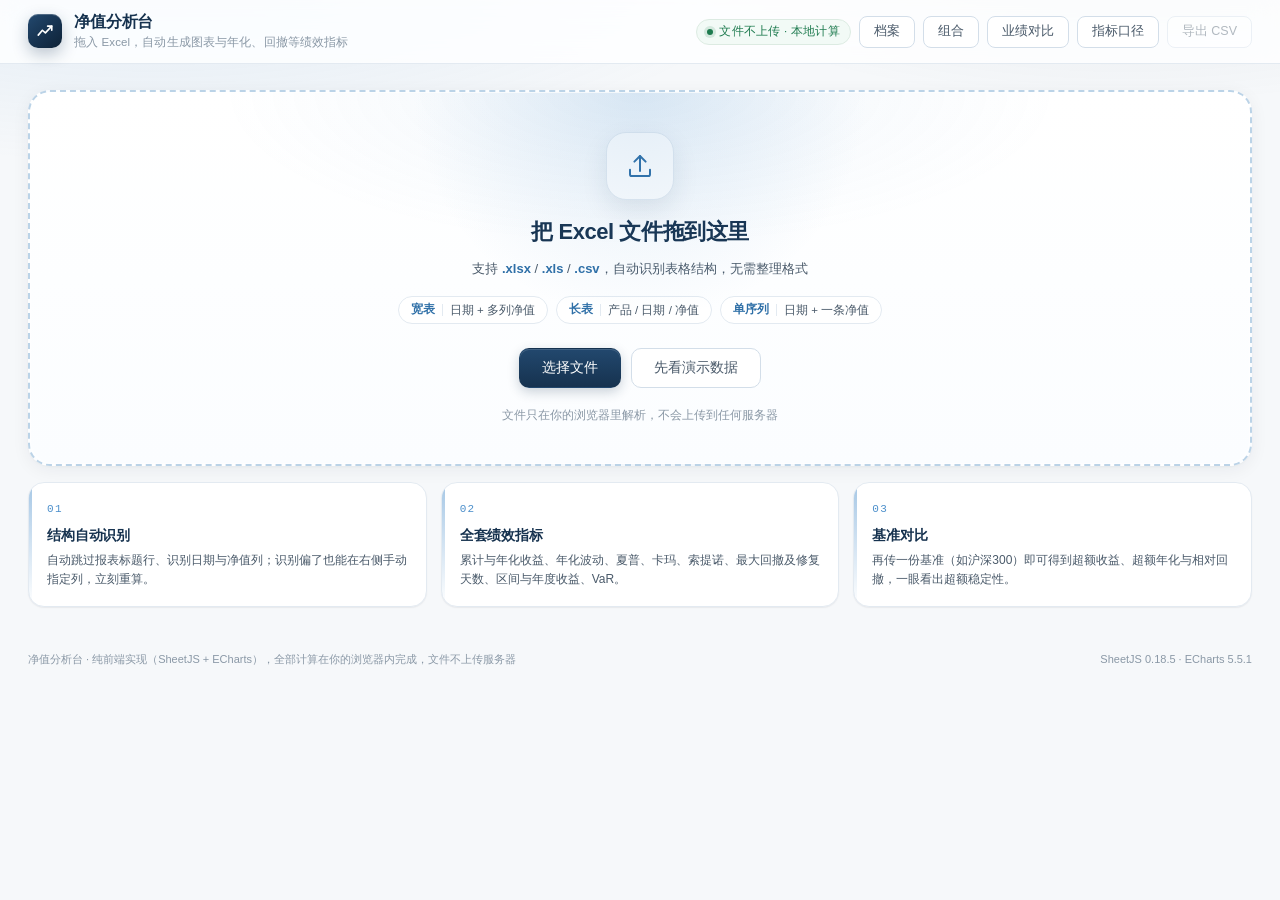
<file: index.html>
<!DOCTYPE html>
<html lang="zh-CN">
<head>
<meta charset="UTF-8">
<meta name="viewport" content="width=device-width, initial-scale=1, viewport-fit=cover">
<title>净值分析台 · Excel 一键绩效分析</title>
<meta name="description" content="拖入 Excel 即可生成净值走势图与年化、波动、最大回撤、夏普等绩效指标，支持基准对比与多产品业绩对比。全部解析与计算在浏览器内完成，文件不会上传。">
<meta name="theme-color" content="#16324F">
<meta name="apple-mobile-web-app-capable" content="yes">
<meta name="apple-mobile-web-app-status-bar-style" content="default">
<meta name="apple-mobile-web-app-title" content="净值分析台">
<meta name="format-detection" content="telephone=no">
<link rel="manifest" href="manifest.webmanifest">
<link rel="icon" href="assets/icon.svg" type="image/svg+xml">
<link rel="apple-touch-icon" href="icons/apple-touch-icon.png">
<link rel="stylesheet" href="assets/style.css?v=20261102w">
</head>
<body>

<header class="topbar">
  <div class="brand">
    <div class="brand-mark" aria-hidden="true">
      <svg viewBox="0 0 24 24" width="18" height="18" fill="none" stroke="currentColor" stroke-width="2.2" stroke-linecap="round" stroke-linejoin="round">
        <path d="M3 17.5 8.5 11l4 3.5L21 5.5"></path><path d="M21 11V5.5h-5.5"></path>
      </svg>
    </div>
    <div class="brand-text">
      <h1>净值分析台</h1>
      <p>拖入 Excel，自动生成图表与年化、回撤等绩效指标</p>
    </div>
  </div>
  <div class="topbar-actions">
    <span class="privacy-chip" title="所有解析与计算均在浏览器内完成，文件不会上传到任何服务器">
      <span class="dot"></span>文件不上传 · 本地计算
    </span>
    <button class="btn ghost install-btn" id="btnInstall" type="button" hidden>安装到桌面</button>
    <button class="btn ghost" id="btnArchive" type="button">
      档案<span class="count-badge" id="archCount" hidden>0</span>
    </button>
    <button class="btn ghost" id="btnCombo" type="button">组合</button>
    <button class="btn ghost" id="btnCompare" type="button">业绩对比</button>
    <button class="btn ghost" id="btnGlossary" type="button">指标口径</button>
    <button class="btn ghost" id="btnExportCsv" type="button" disabled>导出 CSV</button>
    <button class="btn primary" id="btnChangeFile" type="button" hidden>更换文件</button>
  </div>
</header>

<main class="page">

  <!-- ============ 空状态 ============ -->
  <section id="emptyState" class="empty-wrap">
    <div class="dropzone" id="dropzone" tabindex="0" role="button" aria-label="选择或拖入 Excel 文件">
      <div class="dz-glow" aria-hidden="true"></div>
      <div class="dz-icon" aria-hidden="true">
        <svg viewBox="0 0 24 24" width="30" height="30" fill="none" stroke="currentColor" stroke-width="1.6" stroke-linecap="round" stroke-linejoin="round">
          <path d="M12 16V4"></path><path d="m7.5 8.5 4.5-4.5 4.5 4.5"></path>
          <path d="M4 15v3.5A1.5 1.5 0 0 0 5.5 20h13a1.5 1.5 0 0 0 1.5-1.5V15"></path>
        </svg>
      </div>
      <h2>把 Excel 文件拖到这里</h2>
      <p class="dz-sub">支持 <b>.xlsx</b> / <b>.xls</b> / <b>.csv</b>，自动识别表格结构，无需整理格式</p>
      <div class="dz-formats">
        <span class="fmt-pill"><i>宽表</i>日期 + 多列净值</span>
        <span class="fmt-pill"><i>长表</i>产品 / 日期 / 净值</span>
        <span class="fmt-pill"><i>单序列</i>日期 + 一条净值</span>
      </div>
      <div class="dz-actions">
        <button class="btn primary lg" id="btnPick" type="button">选择文件</button>
        <button class="btn ghost lg" id="btnDemo" type="button">先看演示数据</button>
      </div>
      <p class="dz-foot">文件只在你的浏览器里解析，不会上传到任何服务器</p>
      <input type="file" id="fileInput" accept=".xlsx,.xls,.csv" hidden>
    </div>

    <div class="preview-grid">
      <article class="preview-card">
        <div class="pv-num">01</div>
        <h4>结构自动识别</h4>
        <p>自动跳过报表标题行、识别日期与净值列；识别偏了也能在右侧手动指定列，立刻重算。</p>
      </article>
      <article class="preview-card">
        <div class="pv-num">02</div>
        <h4>全套绩效指标</h4>
        <p>累计与年化收益、年化波动、夏普、卡玛、索提诺、最大回撤及修复天数、区间与年度收益、VaR。</p>
      </article>
      <article class="preview-card">
        <div class="pv-num">03</div>
        <h4>基准对比</h4>
        <p>再传一份基准（如沪深300）即可得到超额收益、超额年化与相对回撤，一眼看出超额稳定性。</p>
      </article>
    </div>
  </section>

  <!-- ============ 结果状态 ============ -->
  <section id="resultState" hidden>

    <div class="filebar">
      <div class="filebar-main">
        <div class="file-ico" aria-hidden="true">X</div>
        <div class="file-meta">
          <strong id="fbName">—</strong>
          <span id="fbInfo">—</span>
        </div>
      </div>
      <div class="filebar-tags" id="fbTags"></div>
    </div>

    <!-- ============ 数据预览与纠错 ============ -->
    <section class="card preview-card2" id="previewCard" hidden>
      <div class="card-head">
        <h3>数据预览与纠错</h3>
        <span class="card-hint">原始表格前 20 行 · 列头可改用途，改完立即重算</span>
        <button class="btn ghost sm" id="btnPreviewToggle" type="button" aria-expanded="false">展开</button>
      </div>
      <div id="previewBody" hidden>
        <div class="preview-scroll">
          <table class="pv-table" id="previewTable"></table>
        </div>
        <p class="side-note" id="previewNote"></p>
      </div>
    </section>

    <div class="layout">
      <div class="main-col">

        <div class="kpi-grid" id="kpiGrid"></div>

        <div class="card period-card">
          <div class="card-head tight">
            <h3>区间收益</h3>
            <span class="card-hint">以最新净值为锚，取 ≤ 目标日的最后一个净值</span>
          </div>
          <div class="period-grid" id="periodGrid"></div>
        </div>

        <div class="card">
          <div class="card-head">
            <h3>净值走势</h3>
            <div class="card-tools">
              <span class="legend-note" id="navNote">起点归一为 1</span>
              <button class="icon-btn" type="button" data-png="chartNav" title="导出 PNG">PNG</button>
            </div>
          </div>
          <div class="chart" id="chartNav"></div>
        </div>

        <div class="card">
          <div class="card-head">
            <h3>回撤曲线</h3>
            <div class="card-tools">
              <span class="legend-note" id="ddNote">相对历史最高净值的跌幅</span>
              <button class="icon-btn" type="button" data-png="chartDD" title="导出 PNG">PNG</button>
            </div>
          </div>
          <div class="chart chart-sm" id="chartDD"></div>
        </div>

        <div class="card dd-top-card" id="ddTopCard" hidden>
          <div class="card-head">
            <h3>回撤明细</h3>
            <span class="card-hint">全区间前 5 段 · 点一行聚焦到该区间</span>
          </div>
          <div class="dd-table-wrap">
            <table class="dd-table">
              <thead>
                <tr>
                  <th>#</th>
                  <th>区间（峰 → 谷）</th>
                  <th class="num">深度</th>
                  <th class="num">下跌</th>
                  <th>修复</th>
                  <th class="num">同期基准</th>
                </tr>
              </thead>
              <tbody id="ddTbody"></tbody>
            </table>
          </div>
        </div>

        <div class="duo">
          <div class="card">
            <div class="card-head">
              <h3>年度收益</h3>
              <div class="card-tools"><button class="icon-btn" type="button" data-png="chartAnnual" title="导出 PNG">PNG</button></div>
            </div>
            <div class="chart chart-sm" id="chartAnnual"></div>
          </div>
          <div class="card">
            <div class="card-head">
              <h3>月度收益热力图</h3>
              <div class="card-tools"><button class="icon-btn" type="button" data-png="chartHeat" title="导出 PNG">PNG</button></div>
            </div>
            <div class="chart chart-sm" id="chartHeat"></div>
          </div>
        </div>

        <div class="card">
          <div class="card-head">
            <h3>指标明细</h3>
            <span class="card-hint">无风险利率 <b id="rfEcho">2.00%</b> · 年化按 365 日历天</span>
          </div>
          <div class="detail-wrap">
            <table class="detail-table" id="detailTable"></table>
          </div>
        </div>

      </div>

      <aside class="side-col">

        <div class="card side-card" id="mappingCard">
          <div class="card-head tight"><h3>数据映射</h3></div>
          <div class="field">
            <label for="selSheet">工作表</label>
            <select id="selSheet"></select>
          </div>
          <div class="field">
            <label for="selProduct">分析对象</label>
            <select id="selProduct"></select>
          </div>
          <div class="field">
            <label for="selDateCol">日期列</label>
            <select id="selDateCol"></select>
          </div>
          <div class="field">
            <label for="selNavCol">净值列</label>
            <select id="selNavCol"></select>
          </div>
          <div class="field" id="selProdColWrap" hidden>
            <label for="selProdCol">产品列</label>
            <select id="selProdCol"></select>
          </div>
          <p class="side-note" id="mappingNote">自动识别结果如上，识别有误可手动更改。</p>
        </div>

        <div class="card side-card">
          <div class="card-head tight"><h3>分析参数</h3></div>
          <div class="field">
            <label for="rngFrom">起始日期</label>
            <input type="date" id="rngFrom">
          </div>
          <div class="field">
            <label for="rngTo">结束日期</label>
            <input type="date" id="rngTo">
          </div>
          <div class="field">
            <label for="inpRf">无风险利率 <b id="rfVal">2.0%</b></label>
            <input type="range" id="inpRf" min="0" max="10" step="0.1" value="2">
          </div>
          <button class="btn ghost full" id="btnResetRange" type="button">重置区间</button>
        </div>

        <div class="card side-card">
          <div class="card-head tight"><h3>基准对比</h3></div>
          <div class="bench-pick">
            <select id="benchIndex" aria-label="选择内置指数">
              <option value="">选择内置指数…</option>
            </select>
            <div class="seg seg-sm" id="benchMode" hidden>
              <button type="button" class="seg-btn is-on" data-tr="0">价格</button>
              <button type="button" class="seg-btn" data-tr="1">全收益</button>
            </div>
            <p class="bench-meta" id="benchMeta">沪深300 / 中证2000 / 国证2000 等</p>
          </div>
          <div class="bench-drop" id="benchDrop" tabindex="0" role="button">
            <span class="bench-plus" aria-hidden="true">+</span>
            <span id="benchText">上传自有基准（Excel / CSV）</span>
            <input type="file" id="benchInput" accept=".xlsx,.xls,.csv" hidden>
          </div>
          <div class="bench-result" id="benchResult" hidden></div>
          <button class="btn ghost full" id="btnClearBench" type="button" hidden>移除基准</button>
          <p class="side-note">按最近交易日对齐后重算，超额年化为复利差值口径；比含分红的指数请切「全收益」。</p>
        </div>

        <div class="card side-card" id="styleCard" hidden>
          <div class="card-head tight">
            <h3>风格暴露（周频）</h3>
            <button class="btn ghost sm" id="btnStyleRun" type="button">计算</button>
          </div>
          <div class="beta-grid" id="styleBetas" hidden></div>
          <div class="style-meta" id="styleMeta" hidden></div>
          <p class="side-note" id="styleNote">用沪深300、中证1000、中证2000 三因子做周频回归，判断收益是否主要来自小微盘风格。</p>
        </div>

        <div class="card side-card">
          <div class="card-head tight">
            <h3>本地存档</h3>
            <span class="chip" id="archMode">检测中</span>
          </div>
          <p class="arch-hint" id="archHint">正在检测本地档案服务…</p>
          <div class="arch-last" id="archLast" hidden>
            <span class="arch-dot" aria-hidden="true"></span>
            <span id="archLastText">—</span>
          </div>
          <div class="side-btns">
            <button class="btn ghost full" id="btnArchList" type="button">查看档案</button>
            <button class="btn ghost full" id="btnArchZip" type="button">打包导出全部</button>
          </div>
          <p class="side-note arch-path" id="archPath" hidden></p>
        </div>

        <div class="card side-card">
          <div class="card-head tight"><h3>导出</h3></div>
          <div class="side-btns">
            <button class="btn ghost full" id="btnExportCsv2" type="button">导出指标 CSV</button>
            <button class="btn ghost full" id="btnCopySummary" type="button">复制文字摘要</button>
            <button class="btn ghost full" id="btnExportSeries" type="button">导出净值序列 CSV</button>
          </div>
        </div>

      </aside>
    </div>
  </section>

  <!-- ============ 最近上传 ============ -->
  <section id="recentState" class="card recent-card" hidden>
    <div class="card-head">
      <h3>最近上传</h3>
      <span class="card-hint" id="recentHint">点一行即可载入分析</span>
    </div>
    <div class="recent-list" id="recentList"></div>
    <div class="recent-foot">
      <button class="btn ghost sm" id="btnRecentRefresh" type="button">刷新</button>
      <button class="btn ghost sm" id="btnRecentAll" type="button">查看全部档案</button>
    </div>
  </section>
</main>

<!-- ============ 业绩对比视图 ============ -->
<section id="compareState" class="cmp-page" hidden>
  <div class="cmp-layout">

    <aside class="card cmp-side">
      <div class="card-head tight">
        <h3>对比对象</h3>
        <span class="chip" id="cmpCount">0 / 6</span>
      </div>
      <div class="cmp-search">
        <input type="search" id="cmpSearch" placeholder="搜索档案名 / 产品名">
      </div>
      <div class="cmp-list" id="cmpList"></div>

      <div class="cmp-pf-box">
        <div class="cmp-pf-head">
          <span>组合净值</span>
          <button class="btn ghost xs" id="cmpPfToggle" type="button" aria-expanded="false">展开</button>
        </div>
        <div class="cmp-pf-body" id="cmpPfBody" hidden>
          <p class="side-note" id="cmpPfHint">从已选产品里挑 2 只以上，权重自动归一；期初权重、不做再平衡。</p>
          <div class="cmp-pf-list" id="cmpPfList"></div>
          <div class="cmp-pf-foot">
            <span class="cmp-pf-sum" id="cmpPfSum">合计 0%</span>
            <button class="btn primary sm" id="cmpPfBuild" type="button">生成组合</button>
          </div>
          <div class="cmp-pf-cur" id="cmpPfCur" hidden></div>
        </div>
      </div>

      <div class="cmp-index-box">
        <div class="cmp-index-head">
          <span>内置指数</span>
          <button class="btn ghost xs" id="cmpIndexToggle" type="button" aria-expanded="false">展开</button>
        </div>
        <div class="cmp-index-list" id="cmpIndexList" hidden></div>
      </div>

      <p class="side-note">勾选 2~6 个对象；同一份档案里的多只产品可分别勾选。指数用虚线，组合线加粗。</p>
    </aside>

    <div class="cmp-main">
      <div class="card cmp-bar">
        <div class="cmp-bar-info">
          <strong id="cmpSummary">尚未选择</strong>
          <span id="cmpSub">从左侧勾选档案开始</span>
        </div>
        <div class="cmp-bar-tools">
          <div class="seg" id="cmpAlign">
            <button type="button" class="seg-btn is-on" data-align="common">共同区间归一</button>
            <button type="button" class="seg-btn" data-align="own">各自起点</button>
          </div>
          <label class="cmp-inline" for="cmpBase">超额基线
            <select id="cmpBase">
              <option value="first">第一只产品</option>
              <option value="bench">已有基准</option>
            </select>
          </label>
          <label class="cmp-inline" for="cmpRf">无风险利率
            <span class="cmp-rf">
              <input type="number" id="cmpRf" min="0" max="20" step="0.1" value="2" aria-label="无风险利率">
              <i>%</i>
            </span>
          </label>
          <button class="btn ghost sm" id="cmpClear" type="button">清空</button>
        </div>
      </div>

      <div class="cmp-warn" id="cmpWarn" hidden></div>

      <div class="card cmp-empty" id="cmpEmpty">
        <div class="cmp-empty-inner">
          <h4 id="cmpEmptyTitle">从左侧勾选 2 只以上产品开始对比</h4>
          <p id="cmpEmptyText">对比数据来自「档案」里已存档的 Excel；每份档案可挑一只产品。</p>
          <div class="cmp-empty-acts">
            <button class="btn ghost sm" id="cmpGoAnalyze" type="button">先去分析并存档</button>
            <button class="btn ghost sm" id="cmpOpenArchive" type="button">打开档案列表</button>
          </div>
        </div>
      </div>

      <div id="cmpResult" hidden>
        <div class="card">
          <div class="card-head">
            <h3>净值走势对比</h3>
            <span class="card-hint" id="cmpNavNote">起点归一为 1</span>
          </div>
          <div class="chart chart-lg" id="cmpChartNav"></div>
        </div>

        <div class="card">
          <div class="card-head">
            <h3>指标横向对比</h3>
            <span class="card-hint">产品按年化收益排序；指数指标按共同区间计算，不参与最优标注</span>
          </div>
          <div class="cmp-table-wrap">
            <table class="cmp-table" id="cmpTable"></table>
          </div>
        </div>

        <div class="card">
          <div class="card-head">
            <h3>区间收益对比</h3>
            <span class="card-hint">各自最新净值为锚</span>
          </div>
          <div class="chart chart-sm" id="cmpChartPeriod"></div>
        </div>

        <div class="card">
          <div class="card-head">
            <h3>超额走势</h3>
            <span class="card-hint" id="cmpExcessNote">—</span>
          </div>
          <div class="chart chart-sm" id="cmpChartExcess"></div>
        </div>

        <div class="duo">
          <div class="card">
            <div class="card-head">
              <h3>相关性矩阵</h3>
              <span class="card-hint" id="cmpCorrNote">期收益 Pearson</span>
            </div>
            <div class="chart chart-sm" id="cmpChartCorr"></div>
            <div class="cmp-chart-empty" id="cmpCorrEmpty" hidden>
              各自起点模式下各产品日期不一致，无法计算相关性<br>切换到「共同区间归一」即可查看
            </div>
          </div>
          <div class="card">
            <div class="card-head">
              <h3>月度收益对比</h3>
              <span class="card-hint">红涨绿跌 · 近 18 个月</span>
            </div>
            <div class="chart chart-sm" id="cmpChartHeat"></div>
          </div>
        </div>
      </div>
    </div>
  </div>
</section>

<footer class="page-foot">
  <span>净值分析台 · 纯前端实现（SheetJS + ECharts），全部计算在你的浏览器内完成，文件不上传服务器</span>
  <span id="footStat"></span>
</footer>

<!-- 拖拽遮罩 -->
<div class="drag-overlay" id="dragOverlay" hidden>
  <div class="drag-overlay-inner">
    <div class="dz-icon"><svg viewBox="0 0 24 24" width="28" height="28" fill="none" stroke="currentColor" stroke-width="1.6" stroke-linecap="round" stroke-linejoin="round"><path d="M12 16V4"></path><path d="m7.5 8.5 4.5-4.5 4.5 4.5"></path><path d="M4 15v3.5A1.5 1.5 0 0 0 5.5 20h13a1.5 1.5 0 0 0 1.5-1.5V15"></path></svg></div>
    <p>松手即可解析</p>
  </div>
</div>

<!-- 解析进度 -->
<div class="busy" id="busy" hidden>
  <div class="busy-card">
    <div class="busy-bar"><i></i></div>
    <p id="busyText">正在识别表头…</p>
  </div>
</div>

<!-- 指标口径抽屉 -->
<div class="drawer-mask" id="glossary" hidden>
  <div class="drawer" role="dialog" aria-modal="true" aria-label="指标口径">
    <div class="drawer-head">
      <h3>指标口径</h3>
      <button class="icon-btn" id="btnCloseGlossary" type="button">关闭</button>
    </div>
    <div class="drawer-body" id="glossaryBody"></div>
  </div>
</div>

<!-- 档案抽屉 -->
<div class="drawer-mask" id="archive" hidden>
  <div class="drawer drawer-wide" role="dialog" aria-modal="true" aria-label="本地档案">
    <div class="drawer-head">
      <h3>本地档案 <span class="chip" id="archDrawerMode">—</span></h3>
      <button class="icon-btn" id="btnCloseArchive" type="button">关闭</button>
    </div>
    <div class="drawer-body">
      <div id="archListWrap">
        <div class="arch-tools">
          <button class="btn ghost sm" id="btnRefreshArch" type="button">刷新</button>
          <button class="btn ghost sm" id="btnOpenFolder" type="button" hidden>打开档案文件夹</button>
          <button class="btn ghost sm" id="btnMigrate" type="button" hidden>迁移暂存到本机</button>
          <span class="arch-count" id="archListCount"></span>
        </div>
        <p class="arch-sub" id="archSub">—</p>
        <div class="arch-list" id="archList"></div>
      </div>
      <div id="archSnapView" hidden>
        <button class="btn ghost sm" id="btnBackArch" type="button">← 返回档案列表</button>
        <pre class="arch-snap" id="archSnapText"></pre>
      </div>
    </div>
  </div>
</div>

<!-- 组合抽屉：把多只产品按初始资金比例合成一条净值 -->
<div class="drawer-mask" id="comboDrawer" hidden>
  <div class="drawer drawer-wide" role="dialog" aria-modal="true" aria-label="合成组合">
    <div class="drawer-head">
      <h3>合成组合 <span class="chip" id="comboModeChip">期初权重 · 不再平衡</span></h3>
      <button class="icon-btn" id="btnCloseCombo" type="button">关闭</button>
    </div>
    <div class="drawer-body">
      <p class="combo-sub">勾选 2 只以上产品，按<b>初始资金比例</b>合成一条净值；日期取成员共同区间，与业绩对比页的组合口径一致。</p>
      <div class="arch-tools">
        <button class="btn ghost sm" id="btnComboRefresh" type="button">刷新档案</button>
        <span class="arch-count" id="comboPickCount">—</span>
      </div>
      <div class="combo-cols">
        <div class="combo-col">
          <div class="combo-pick" id="comboPick"></div>
        </div>
        <div class="combo-col combo-col-weight">
          <div class="combo-weight-box">
            <div class="combo-weight-head">
              <h4>权重（%）</h4>
              <button class="btn ghost sm" id="btnComboEven" type="button">等权</button>
            </div>
            <div class="combo-weight-list" id="comboWeightList"></div>
            <p class="combo-sum" id="comboSum">合计 —</p>
          </div>
        </div>
      </div>
      <div class="combo-foot">
        <button class="btn ghost" id="btnComboToCmp" type="button">生成并到对比页</button>
        <button class="btn primary" id="btnComboBuild" type="button">生成并分析</button>
      </div>
    </div>
  </div>
</div>

<div class="toast" id="toast" hidden></div>

<script src="lib/xlsx.full.min.js"></script>
<script src="lib/echarts.min.js"></script>
<script src="assets/demo-data.js?v=20261102w"></script>
<script src="assets/parser.js?v=20261102w"></script>
<script src="assets/metrics.js?v=20261102w"></script>
<script src="assets/charts.js?v=20261102w"></script>
<script src="assets/archive.js?v=20261102w"></script>
<script src="assets/compare.js?v=20261102w"></script>
<script src="assets/bench.js?v=20261102w"></script>
<script src="assets/ui.js?v=20261102w"></script>
<script>
/* 离线缓存：仅在线（https）形态注册，本机 file:// 与 127.0.0.1 调试时不注册，避免改文件后被缓存挡住 */
(function () {
  var h = (location.hostname || '').toLowerCase();
  var isLocal = location.protocol === 'file:' || h === 'localhost' || h === '127.0.0.1'
    || h === '[::1]' || h === '' || /^192\.168\./.test(h) || /^10\./.test(h);
  if (isLocal || !('serviceWorker' in navigator) || !/^https?:$/.test(location.protocol)) return;
  window.addEventListener('load', function () {
    navigator.serviceWorker.register('sw.js').then(function (reg) {
      reg.update();
    }).catch(function () { /* 缓存不可用不影响主流程 */ });
  });
})();
</script>
</body>
</html>
</file>
<file: assets/style.css>
/* =========================================================
   净值分析台 · 设计系统
   专业金融终端风格：近白底 + 深墨蓝 · 细边框 · 等宽数字
   ========================================================= */

:root {
  /* 主色 */
  --primary: #16324F;
  --primary-2: #2E6FA7;
  --primary-3: #4C8FCB;
  --primary-soft: #EAF2FA;

  /* 背景与表面 */
  --bg: #F6F8FA;
  --surface: #FFFFFF;
  --surface-2: #EEF3F8;
  --line: #E3EAF1;
  --line-strong: #D3DEE9;

  /* 文字 */
  --ink: #12212F;
  --ink-2: #4A5A6A;
  --ink-3: #8A98A6;

  /* 功能色：涨红跌绿 */
  --up: #C0392B;
  --up-soft: #FBEBE9;
  --down: #1E7B4F;
  --down-soft: #E9F5EF;
  --warn: #D89A2A;

  /* 圆角 / 阴影 */
  --r-sm: 8px;
  --r-md: 12px;
  --r-lg: 16px;
  --r-xl: 22px;
  --sh-1: 0 1px 2px rgba(16, 33, 51, .04), 0 1px 1px rgba(16, 33, 51, .03);
  --sh-2: 0 4px 18px rgba(16, 33, 51, .06), 0 1px 3px rgba(16, 33, 51, .04);
  --sh-3: 0 18px 46px rgba(16, 33, 51, .13);

  --ease: cubic-bezier(.22, .61, .36, 1);
  --font: "PingFang SC", "Microsoft YaHei", "Helvetica Neue", Helvetica, Arial, sans-serif;
  --mono: "SF Mono", "JetBrains Mono", Consolas, "Courier New", monospace;
}

* { box-sizing: border-box; }

/* 关键：CSS 里给这些容器设了 display，必须让 hidden 属性优先 */
[hidden] { display: none !important; }

html, body { margin: 0; padding: 0; }

body {
  font-family: var(--font);
  font-size: 13px;
  line-height: 1.6;
  color: var(--ink);
  background: var(--bg);
  -webkit-font-smoothing: antialiased;
  min-height: 100vh;
}

body::before {
  content: "";
  position: fixed;
  inset: 0 0 auto 0;
  height: 460px;
  background:
    radial-gradient(900px 300px at 12% -10%, rgba(76, 143, 203, .13), transparent 70%),
    radial-gradient(700px 260px at 88% -18%, rgba(22, 50, 79, .10), transparent 72%);
  pointer-events: none;
  z-index: 0;
}

h1, h2, h3, h4 { margin: 0; font-weight: 600; letter-spacing: -.01em; }

button { font-family: inherit; cursor: pointer; }
input, select { font-family: inherit; }

.num { font-variant-numeric: tabular-nums; font-feature-settings: "tnum" 1; }

/* ================= 顶栏 ================= */
.topbar {
  position: sticky;
  top: 0;
  z-index: 40;
  display: flex;
  align-items: center;
  justify-content: space-between;
  gap: 16px;
  height: 64px;
  padding: 0 28px;
  background: rgba(255, 255, 255, .82);
  backdrop-filter: saturate(180%) blur(14px);
  -webkit-backdrop-filter: saturate(180%) blur(14px);
  border-bottom: 1px solid var(--line);
}

.brand { display: flex; align-items: center; gap: 12px; min-width: 0; }

.brand-mark {
  width: 34px; height: 34px;
  display: grid; place-items: center;
  border-radius: 10px;
  color: #fff;
  background: linear-gradient(140deg, #23496F 0%, #16324F 55%, #0E2237 100%);
  box-shadow: 0 6px 16px rgba(22, 50, 79, .28), inset 0 1px 0 rgba(255, 255, 255, .22);
  flex: none;
}

.brand-text h1 {
  font-size: 16px;
  line-height: 1.25;
  color: var(--primary);
}

.brand-text p {
  margin: 1px 0 0;
  font-size: 11.5px;
  color: var(--ink-3);
  letter-spacing: .01em;
  white-space: nowrap;
  overflow: hidden;
  text-overflow: ellipsis;
}

.topbar-actions { display: flex; align-items: center; gap: 8px; flex: none; }

.privacy-chip {
  display: inline-flex; align-items: center; gap: 6px;
  height: 26px; padding: 0 10px;
  border-radius: 999px;
  border: 1px solid #DCEBE2;
  background: #F2FAF6;
  color: #1E7B4F;
  font-size: 11.5px;
  letter-spacing: .02em;
}
.privacy-chip .dot {
  width: 6px; height: 6px; border-radius: 50%;
  background: #1E7B4F;
  box-shadow: 0 0 0 3px rgba(30, 123, 79, .14);
  animation: pulse 2.6s var(--ease) infinite;
}
@keyframes pulse {
  0%, 100% { box-shadow: 0 0 0 2px rgba(30, 123, 79, .10); }
  50% { box-shadow: 0 0 0 5px rgba(30, 123, 79, .04); }
}

/* ================= 按钮 ================= */
.btn {
  display: inline-flex; align-items: center; justify-content: center; gap: 6px;
  height: 32px; padding: 0 14px;
  border-radius: var(--r-sm);
  border: 1px solid transparent;
  font-size: 12.5px; font-weight: 500;
  transition: transform .12s var(--ease), background .16s, box-shadow .18s, border-color .16s, color .16s;
  white-space: nowrap;
  outline: none;
}
.btn:focus-visible { box-shadow: 0 0 0 2px #fff, 0 0 0 4px rgba(76, 143, 203, .55); }
.btn:active { transform: translateY(1px); }
.btn[disabled] { opacity: .42; cursor: not-allowed; }

.btn.primary {
  background: linear-gradient(180deg, #22486E, #16324F);
  color: #fff;
  box-shadow: 0 4px 12px rgba(22, 50, 79, .22), inset 0 1px 0 rgba(255, 255, 255, .14);
}
.btn.primary:hover:not([disabled]) { background: linear-gradient(180deg, #2A5680, #1A3A5B); box-shadow: 0 8px 20px rgba(22, 50, 79, .28); }

.btn.ghost {
  background: #fff;
  border-color: var(--line-strong);
  color: var(--ink-2);
}
.btn.ghost:hover:not([disabled]) { border-color: var(--primary-3); color: var(--primary); background: #FBFDFF; }

.btn.lg { height: 40px; padding: 0 22px; font-size: 13.5px; border-radius: 10px; }
.btn.full { width: 100%; }

.icon-btn {
  height: 24px; padding: 0 9px;
  border-radius: 6px;
  border: 1px solid var(--line);
  background: #fff;
  color: var(--ink-3);
  font-size: 11px;
  letter-spacing: .04em;
  transition: .16s;
}
.icon-btn:hover { color: var(--primary); border-color: var(--primary-3); background: #F7FBFF; }

/* ================= 页面容器 ================= */
.page {
  position: relative;
  z-index: 1;
  max-width: 1560px;
  margin: 0 auto;
  padding: 26px 28px 44px;
}

/* ================= 空状态 ================= */
.empty-wrap { animation: rise .5s var(--ease) both; }

@keyframes rise {
  from { opacity: 0; transform: translateY(10px); }
  to { opacity: 1; transform: none; }
}

.dropzone {
  position: relative;
  display: flex;
  flex-direction: column;
  align-items: center;
  justify-content: center;
  gap: 10px;
  min-height: 348px;
  padding: 40px 24px;
  border-radius: var(--r-xl);
  border: 2px dashed #BBD3E7;
  background:
    radial-gradient(600px 220px at 50% 0%, rgba(76, 143, 203, .08), transparent 70%),
    linear-gradient(180deg, #FFFFFF, #FBFDFF);
  box-shadow: var(--sh-2);
  transition: border-color .2s, background .2s, transform .2s var(--ease), box-shadow .3s;
  outline: none;
  overflow: hidden;
  cursor: pointer;
}

.dropzone::after {
  content: "";
  position: absolute; inset: 0;
  border-radius: inherit;
  box-shadow: inset 0 0 0 1px rgba(255, 255, 255, .7);
  pointer-events: none;
}

.dz-glow {
  position: absolute;
  width: 520px; height: 520px;
  top: -260px; left: 50%;
  transform: translateX(-50%);
  border-radius: 50%;
  background: radial-gradient(circle, rgba(76, 143, 203, .16), transparent 62%);
  animation: breathe 2.8s var(--ease) infinite;
  pointer-events: none;
}
@keyframes breathe {
  0%, 100% { opacity: .55; transform: translateX(-50%) scale(.94); }
  50% { opacity: 1; transform: translateX(-50%) scale(1.06); }
}

.dropzone:hover, .dropzone:focus-visible {
  border-color: var(--primary-3);
  background:
    radial-gradient(600px 220px at 50% 0%, rgba(76, 143, 203, .13), transparent 70%),
    linear-gradient(180deg, #FFFFFF, #F7FBFF);
  transform: translateY(-2px);
  box-shadow: 0 22px 48px rgba(22, 50, 79, .11);
}
.dropzone.dragging {
  border-style: solid;
  border-color: var(--primary-2);
  background: var(--primary-soft);
}
.dropzone.dragging .dz-icon { transform: translateY(-4px); }

.dz-icon {
  width: 68px; height: 68px;
  display: grid; place-items: center;
  border-radius: 20px;
  color: var(--primary-2);
  background: #fff;
  border: 1px solid var(--line);
  box-shadow: 0 10px 26px rgba(22, 50, 79, .10);
  transition: transform .25s var(--ease);
  margin-bottom: 4px;
}

.dropzone h2 { font-size: 22px; color: var(--primary); letter-spacing: -.02em; }
.dz-sub { margin: 0; color: var(--ink-2); font-size: 13px; }
.dz-sub b { color: var(--primary-2); font-weight: 600; }

.dz-formats { display: flex; gap: 8px; flex-wrap: wrap; justify-content: center; margin: 6px 0 4px; }
.fmt-pill {
  display: inline-flex; align-items: center; gap: 7px;
  height: 28px; padding: 0 12px;
  border-radius: 999px;
  background: #fff;
  border: 1px solid var(--line);
  color: var(--ink-2);
  font-size: 11.5px;
}
.fmt-pill i {
  font-style: normal;
  font-weight: 600;
  color: var(--primary-2);
  padding-right: 7px;
  border-right: 1px solid var(--line);
  line-height: 1;
}

.dz-actions { display: flex; gap: 10px; margin-top: 10px; }
.dz-foot { margin: 8px 0 0; font-size: 11.5px; color: var(--ink-3); }

.preview-grid {
  display: grid;
  grid-template-columns: repeat(3, minmax(0, 1fr));
  gap: 14px;
  margin-top: 16px;
}

.preview-card {
  position: relative;
  padding: 18px 18px 16px;
  border-radius: var(--r-lg);
  background: #fff;
  border: 1px solid var(--line);
  box-shadow: var(--sh-1);
  overflow: hidden;
  transition: transform .2s var(--ease), box-shadow .22s, border-color .2s;
}
.preview-card:hover { transform: translateY(-2px); box-shadow: var(--sh-2); border-color: #D8E6F2; }
.preview-card::before {
  content: ""; position: absolute; left: 0; top: 0; width: 3px; height: 100%;
  background: linear-gradient(180deg, var(--primary-3), transparent);
  opacity: .5;
}
.pv-num {
  font-family: var(--mono);
  font-size: 11px;
  color: var(--primary-3);
  letter-spacing: .12em;
  margin-bottom: 6px;
}
.preview-card h4 { font-size: 13.5px; color: var(--primary); margin-bottom: 4px; }
.preview-card p { margin: 0; font-size: 12px; color: var(--ink-2); line-height: 1.65; }

/* ================= 文件信息条 ================= */
.filebar {
  display: flex; align-items: center; justify-content: space-between; gap: 14px;
  padding: 12px 16px;
  margin-bottom: 14px;
  border-radius: var(--r-md);
  background: rgba(255, 255, 255, .86);
  border: 1px solid var(--line);
  box-shadow: var(--sh-1);
  animation: rise .4s var(--ease) both;
}
.filebar-main { display: flex; align-items: center; gap: 12px; min-width: 0; }
.file-ico {
  width: 34px; height: 34px; flex: none;
  display: grid; place-items: center;
  border-radius: 9px;
  background: var(--primary-soft);
  color: var(--primary-2);
  font-family: var(--mono); font-size: 13px; font-weight: 700;
  border: 1px solid #D9E7F3;
}
.file-meta { display: flex; flex-direction: column; min-width: 0; }
.file-meta strong {
  font-size: 13px; font-weight: 600; color: var(--ink);
  white-space: nowrap; overflow: hidden; text-overflow: ellipsis; max-width: 46vw;
}
.file-meta span { font-size: 11.5px; color: var(--ink-3); }
.filebar-tags { display: flex; gap: 6px; flex-wrap: wrap; justify-content: flex-end; }
.tag {
  display: inline-flex; align-items: center; gap: 5px;
  height: 22px; padding: 0 9px;
  border-radius: 6px;
  background: var(--surface-2);
  border: 1px solid var(--line);
  color: var(--ink-2);
  font-size: 11px;
}
.tag b { color: var(--primary); font-weight: 600; }
.tag.warn { background: #FDF6E7; border-color: #F1E0BC; color: #94650F; }

/* ================= 布局 ================= */
.layout {
  display: grid;
  grid-template-columns: minmax(0, 1fr) 312px;
  gap: 14px;
  align-items: start;
}
.main-col { display: flex; flex-direction: column; gap: 14px; min-width: 0; }
.side-col {
  display: flex; flex-direction: column; gap: 14px;
}

/* ================= 卡片 ================= */
.card {
  background: var(--surface);
  border: 1px solid var(--line);
  border-radius: var(--r-lg);
  box-shadow: var(--sh-1);
  padding: 16px 18px;
  animation: rise .45s var(--ease) both;
  transition: box-shadow .22s, border-color .22s;
}
.card:hover { box-shadow: var(--sh-2); }

.card-head {
  display: flex; align-items: center; justify-content: space-between; gap: 10px;
  margin-bottom: 10px;
}
.card-head.tight { margin-bottom: 12px; }
.card-head h3 { font-size: 13.5px; color: var(--primary); letter-spacing: .01em; }
.card-tools { display: flex; align-items: center; gap: 8px; }
.card-hint { font-size: 11.5px; color: var(--ink-3); }
.card-hint b { color: var(--ink-2); font-weight: 600; }
.legend-note { font-size: 11.5px; color: var(--ink-3); }

/* ================= KPI 卡 ================= */
.kpi-grid {
  display: grid;
  grid-template-columns: repeat(4, minmax(0, 1fr));
  gap: 12px;
}

.kpi {
  position: relative;
  padding: 14px 15px 13px;
  border-radius: var(--r-md);
  background: #fff;
  border: 1px solid var(--line);
  box-shadow: var(--sh-1);
  overflow: hidden;
  transition: transform .18s var(--ease), box-shadow .22s, border-color .22s;
  animation: rise .5s var(--ease) both;
}
.kpi::before {
  content: "";
  position: absolute; left: 0; right: 0; top: 0; height: 2px;
  background: linear-gradient(90deg, var(--primary-3), rgba(76, 143, 203, 0));
  opacity: 0;
  transition: opacity .2s;
}
.kpi:hover { transform: translateY(-2px); box-shadow: var(--sh-2); border-color: #D8E6F2; }
.kpi:hover::before { opacity: 1; }

.kpi-label {
  display: flex; align-items: center; gap: 5px;
  font-size: 11.5px; color: var(--ink-3);
  letter-spacing: .02em;
}
.q {
  width: 13px; height: 13px;
  display: inline-grid; place-items: center;
  border-radius: 50%;
  border: 1px solid #D5E0EA;
  color: #93A3B2;
  font-size: 9px; font-weight: 700; font-style: normal;
  cursor: help;
  flex: none;
}
.q:hover { color: var(--primary-2); border-color: var(--primary-3); }

.kpi-val {
  margin-top: 6px;
  font-size: 27px;
  font-weight: 600;
  line-height: 1.15;
  letter-spacing: -.02em;
  font-variant-numeric: tabular-nums;
  color: var(--ink);
}
.kpi-val.pos { color: var(--up); }
.kpi-val.neg { color: var(--down); }
.kpi-sub {
  margin-top: 4px;
  font-size: 11px;
  color: var(--ink-3);
  white-space: nowrap; overflow: hidden; text-overflow: ellipsis;
}
.kpi-spark { display: block; width: 100%; height: 22px; margin-top: 8px; opacity: .9; }

/* ================= 区间收益 ================= */
.period-grid {
  display: grid;
  grid-template-columns: repeat(5, minmax(0, 1fr));
  gap: 8px;
}
.period-item {
  padding: 10px 12px;
  border-radius: 10px;
  background: linear-gradient(180deg, #FBFDFF, #F6F9FC);
  border: 1px solid var(--line);
  transition: border-color .18s, background .18s;
}
.period-item:hover { border-color: #CFE0EE; background: #fff; }
.period-item span { display: block; font-size: 11px; color: var(--ink-3); }
.period-item strong {
  display: block; margin-top: 3px;
  font-size: 17px; font-weight: 600;
  font-variant-numeric: tabular-nums;
  letter-spacing: -.01em;
}
.period-item strong.pos { color: var(--up); }
.period-item strong.neg { color: var(--down); }
.period-item strong.na { color: var(--ink-3); font-size: 13px; font-weight: 500; }

/* ================= 图表 ================= */
.chart { width: 100%; height: 360px; }
.chart-sm { height: 244px; }
.chart-lg { height: 420px; }
.chart-card .chart { height: 380px; }

.duo { display: grid; grid-template-columns: 1fr 1fr; gap: 14px; }

/* ================= 明细表 ================= */
.detail-wrap { overflow-x: auto; }
.detail-table {
  width: 100%;
  border-collapse: collapse;
  font-size: 12px;
}
.detail-table th, .detail-table td {
  padding: 8px 10px;
  border-bottom: 1px solid #F0F4F8;
  text-align: left;
  vertical-align: top;
}
.detail-table th {
  font-weight: 500; color: var(--ink-3);
  background: #FBFDFF;
  font-size: 11.5px;
  letter-spacing: .02em;
  position: sticky; top: 0;
}
.detail-table td:first-child { color: var(--ink-2); width: 26%; }
.detail-table td.v {
  font-variant-numeric: tabular-nums;
  font-weight: 600;
  color: var(--ink);
}
.detail-table td.v.pos { color: var(--up); }
.detail-table td.v.neg { color: var(--down); }
.detail-table tr:last-child td { border-bottom: 0; }
.detail-table tr:hover td { background: #FBFDFF; }
.detail-section td {
  background: #F6F9FC;
  font-size: 11px;
  color: var(--primary-2);
  font-weight: 600;
  letter-spacing: .06em;
  padding: 6px 10px;
}

/* ================= 侧栏表单 ================= */
.side-card { padding: 14px 15px; }

.field { margin-bottom: 11px; }
.field:last-of-type { margin-bottom: 0; }
.field label {
  display: flex; align-items: center; justify-content: space-between;
  font-size: 11.5px; color: var(--ink-3);
  margin-bottom: 5px;
  letter-spacing: .02em;
}
.field label b { color: var(--primary-2); font-weight: 600; font-variant-numeric: tabular-nums; }

select, input[type="date"] {
  width: 100%;
  height: 32px;
  padding: 0 9px;
  border-radius: var(--r-sm);
  border: 1px solid var(--line-strong);
  background: #fff;
  color: var(--ink);
  font-size: 12px;
  transition: border-color .16s, box-shadow .16s;
  outline: none;
}
select:hover, input[type="date"]:hover { border-color: #BFD4E5; }
select:focus, input[type="date"]:focus {
  border-color: var(--primary-3);
  box-shadow: 0 0 0 3px rgba(76, 143, 203, .14);
}

input[type="range"] {
  -webkit-appearance: none; appearance: none;
  width: 100%; height: 4px; border-radius: 99px;
  background: linear-gradient(90deg, var(--primary-3), #DCE6EF);
  outline: none;
}
input[type="range"]::-webkit-slider-thumb {
  -webkit-appearance: none; appearance: none;
  width: 15px; height: 15px; border-radius: 50%;
  background: #fff;
  border: 2px solid var(--primary-2);
  box-shadow: 0 2px 6px rgba(22, 50, 79, .22);
  cursor: pointer;
  transition: transform .12s;
}
input[type="range"]::-webkit-slider-thumb:hover { transform: scale(1.12); }

.side-note {
  margin: 9px 0 0;
  font-size: 11px;
  color: var(--ink-3);
  line-height: 1.55;
}
.side-btns { display: flex; flex-direction: column; gap: 7px; }

/* 基准上传 */
.bench-drop {
  display: flex; align-items: center; gap: 8px;
  min-height: 56px;
  padding: 8px 10px;
  border-radius: 10px;
  border: 1.5px dashed #CADCEA;
  background: #FBFDFF;
  color: var(--ink-3);
  font-size: 11.5px;
  cursor: pointer;
  transition: .18s;
  outline: none;
}
.bench-drop:hover, .bench-drop:focus-visible, .bench-drop.dragging {
  border-color: var(--primary-3); background: var(--primary-soft); color: var(--primary-2);
}
.bench-plus {
  width: 22px; height: 22px; flex: none;
  display: grid; place-items: center;
  border-radius: 50%;
  background: #fff;
  border: 1px solid var(--line-strong);
  font-size: 14px; line-height: 1;
  color: var(--primary-2);
}
.bench-result {
  margin-top: 9px;
  padding: 9px 10px;
  border-radius: 9px;
  background: linear-gradient(180deg, #F8FBFE, #F2F7FC);
  border: 1px solid #E1ECF5;
  font-size: 11.5px;
  color: var(--ink-2);
}
.bench-row { display: flex; justify-content: space-between; gap: 8px; padding: 2px 0; }
.bench-row b { font-variant-numeric: tabular-nums; }
.bench-row b.pos { color: var(--up); }
.bench-row b.neg { color: var(--down); }

/* 内置指数 */
.bench-pick { margin-bottom: 9px; }
.bench-pick select {
  width: 100%; height: 32px;
  padding: 0 8px;
  font-size: 12px; font-family: inherit;
  color: var(--ink);
  background: #fff;
  border: 1px solid var(--line-strong);
  border-radius: 8px;
  outline: none;
  cursor: pointer;
}
.bench-pick select:focus {
  border-color: var(--primary-3);
  box-shadow: 0 0 0 3px var(--primary-soft);
}
.seg.seg-sm { margin-top: 7px; width: 100%; }
.seg.seg-sm .seg-btn { flex: 1; padding: 4px 6px; }
.seg-btn:disabled { color: #B6C2CE; cursor: not-allowed; }
.bench-meta {
  margin: 7px 0 0;
  font-size: 10.5px;
  color: var(--ink-3);
  line-height: 1.5;
}

/* ================= 回撤明细 ================= */
.dd-top-card { margin-bottom: 14px; }
.dd-table-wrap { overflow-x: auto; }
.dd-table { width: 100%; border-collapse: collapse; font-size: 12px; }
.dd-table th,
.dd-table td {
  padding: 7px 9px;
  border-bottom: 1px solid var(--line);
  text-align: left;
  white-space: nowrap;
}
.dd-table th {
  font-size: 10.5px;
  font-weight: 600;
  color: var(--ink-3);
  background: #FAFCFE;
}
.dd-table td.num,
.dd-table th.num { text-align: right; font-variant-numeric: tabular-nums; }
.dd-table tbody tr { cursor: pointer; }
.dd-table tbody tr:hover td { background: #F7FBFF; }
.dd-table td.neg { color: var(--down); }
.dd-table td.dd-ongoing { color: var(--ink-3); }
.dd-table td.dd-idx { width: 28px; color: var(--ink-3); }
.dd-table td.dd-range { font-variant-numeric: tabular-nums; }

/* ================= 数据预览与纠错 ================= */
.preview-card2 { margin-bottom: 14px; }
.preview-card2 .card-head { align-items: center; }
.preview-card2 .card-head .btn.sm { margin-left: auto; }
.preview-scroll {
  overflow-x: auto;
  margin-top: 10px;
  border: 1px solid var(--line);
  border-radius: 8px;
  background: #fff;
}
.pv-table { border-collapse: collapse; width: max-content; min-width: 100%; font-size: 12px; }
.pv-table th,
.pv-table td {
  padding: 5px 10px;
  border-bottom: 1px solid var(--line);
  text-align: left;
  white-space: nowrap;
}
.pv-table thead th { background: #FAFCFE; }
.pv-table thead tr:first-child th {
  font-size: 11px;
  font-weight: 600;
  color: var(--ink-2);
  padding-bottom: 3px;
  border-bottom: none;
}
.pv-table thead tr:nth-child(2) th { padding-top: 2px; padding-bottom: 6px; }
.pv-table th.pv-date-col { background: var(--primary-soft); }
.pv-table th.pv-prod-col { background: #EFF6F1; }
.pv-table td.pv-date { font-variant-numeric: tabular-nums; color: var(--ink-2); }
.pv-table td { color: var(--ink-2); font-variant-numeric: tabular-nums; }
.pv-table th.pv-dim-col,
.pv-table td.pv-dim { opacity: .45; }
.pv-table td.pv-empty { color: var(--ink-3); text-align: center; padding: 14px; }
.pv-role {
  font: inherit;
  font-size: 11px;
  padding: 2px 4px;
  border: 1px solid var(--line-strong);
  border-radius: 6px;
  background: #fff;
  color: var(--ink-2);
  outline: none;
  cursor: pointer;
}
.pv-role:focus { border-color: var(--primary-3); box-shadow: 0 0 0 3px var(--primary-soft); }
.preview-card2 .side-note { margin-top: 8px; }

/* ================= 风格暴露 ================= */
.beta-grid { display: grid; grid-template-columns: repeat(3, minmax(0, 1fr)); gap: 8px; margin-top: 4px; }
.beta-cell {
  display: flex; flex-direction: column; gap: 2px;
  padding: 8px 9px;
  background: #F8FAFC;
  border: 1px solid var(--line);
  border-radius: 8px;
}
.beta-name { font-size: 10px; color: var(--ink-3); white-space: nowrap; }
.beta-val { font-family: var(--mono); font-size: 16px; color: var(--primary); font-weight: 600; }
.style-meta { display: flex; flex-wrap: wrap; gap: 4px 12px; margin-top: 8px; }
.style-meta-item { display: flex; align-items: baseline; gap: 4px; font-size: 10.5px; color: var(--ink-3); }
.style-meta-item b { font-family: var(--mono); font-size: 12px; color: var(--ink-2); font-weight: 600; }
.meta-warn { color: #94650F; font-weight: 600; }

/* ================= 主页 · 最近上传 ================= */
.recent-card { margin-top: 22px; }
.recent-list { display: flex; flex-direction: column; gap: 6px; margin-top: 10px; }
.recent-item {
  display: flex; align-items: center; gap: 10px;
  width: 100%; padding: 8px 10px;
  text-align: left; font: inherit; cursor: pointer;
  background: #fff;
  border: 1px solid var(--line);
  border-radius: 9px;
  transition: border-color .15s var(--ease), background .15s var(--ease);
}
.recent-item:hover { border-color: var(--primary-3); background: #F7FBFF; }
.recent-item.is-current { border-color: var(--primary-3); background: #F7FBFF; }
.recent-cur {
  flex: none;
  padding: 1px 6px;
  border-radius: 4px;
  background: var(--primary-soft);
  color: var(--primary-2);
  font-size: 10px;
}
.recent-ico {
  width: 26px; height: 26px; flex: none;
  display: grid; place-items: center;
  border-radius: 7px;
  background: var(--primary-soft);
  color: var(--primary-2);
  font-size: 11px; font-weight: 700;
}
.recent-main { flex: 1; min-width: 0; display: flex; flex-direction: column; gap: 2px; }
.recent-name {
  font-size: 12.5px; font-weight: 600; color: var(--ink);
  overflow: hidden; text-overflow: ellipsis; white-space: nowrap;
}
.recent-meta { font-size: 10.5px; color: var(--ink-3); }
.recent-go { flex: none; font-size: 11px; color: var(--primary-2); }
.recent-foot { display: flex; justify-content: flex-end; gap: 8px; margin-top: 10px; }

/* ================= 页脚 ================= */
.page-foot {
  position: relative; z-index: 1;
  display: flex; justify-content: space-between; gap: 12px;
  max-width: 1560px; margin: 0 auto;
  padding: 0 28px 26px;
  font-size: 11px; color: var(--ink-3);
}

/* ================= 拖拽遮罩 ================= */
.drag-overlay {
  position: fixed; inset: 0; z-index: 90;
  display: grid; place-items: center;
  background: rgba(22, 50, 79, .38);
  backdrop-filter: blur(3px);
  animation: fade .16s var(--ease);
}
.drag-overlay-inner {
  display: flex; flex-direction: column; align-items: center; gap: 12px;
  padding: 44px 64px;
  border-radius: var(--r-xl);
  background: rgba(255, 255, 255, .96);
  border: 2px dashed var(--primary-3);
  box-shadow: var(--sh-3);
}
.drag-overlay-inner p { margin: 0; font-size: 14px; font-weight: 600; color: var(--primary); }
@keyframes fade { from { opacity: 0; } to { opacity: 1; } }

/* ================= 解析进度 ================= */
.busy {
  position: fixed; inset: 0; z-index: 95;
  display: grid; place-items: center;
  background: rgba(246, 248, 250, .72);
  backdrop-filter: blur(4px);
}
.busy-card {
  width: 320px;
  padding: 20px 22px;
  border-radius: var(--r-lg);
  background: #fff;
  border: 1px solid var(--line);
  box-shadow: var(--sh-3);
  text-align: center;
}
.busy-bar {
  height: 3px; border-radius: 99px;
  background: #EDF2F7;
  overflow: hidden;
  position: relative;
}
.busy-bar i {
  position: absolute; inset: 0 auto 0 0;
  width: 38%;
  border-radius: 99px;
  background: linear-gradient(90deg, var(--primary-3), var(--primary-2));
  animation: slide 1.1s var(--ease) infinite;
}
@keyframes slide {
  0% { left: -40%; }
  100% { left: 100%; }
}
.busy-card p { margin: 12px 0 0; font-size: 12.5px; color: var(--ink-2); }

/* ================= 抽屉 ================= */
.drawer-mask {
  position: fixed; inset: 0; z-index: 100;
  background: rgba(18, 33, 47, .32);
  backdrop-filter: blur(2px);
  display: flex; justify-content: flex-end;
  animation: fade .18s var(--ease);
}
.drawer {
  width: min(520px, 92vw);
  height: 100%;
  background: #fff;
  border-left: 1px solid var(--line);
  box-shadow: -20px 0 60px rgba(16, 33, 51, .16);
  display: flex; flex-direction: column;
  animation: slideIn .26s var(--ease);
}
@keyframes slideIn { from { transform: translateX(24px); opacity: .6; } to { transform: none; opacity: 1; } }
.drawer-head {
  display: flex; align-items: center; justify-content: space-between;
  padding: 16px 20px;
  border-bottom: 1px solid var(--line);
}
.drawer-head h3 { font-size: 14px; color: var(--primary); }
.drawer-body { padding: 16px 20px 28px; overflow-y: auto; }
.gl-item { padding: 12px 0; border-bottom: 1px solid #F0F4F8; }
.gl-item:last-child { border-bottom: 0; }
.gl-item h4 { font-size: 12.5px; color: var(--primary); margin-bottom: 4px; }
.gl-item p { margin: 0; font-size: 12px; color: var(--ink-2); line-height: 1.7; }
.gl-item code {
  display: block; margin-top: 5px;
  font-family: var(--mono);
  font-size: 11.5px;
  color: #37546F;
  background: #F5F9FC;
  border: 1px solid #E4EEF6;
  border-radius: 6px;
  padding: 6px 9px;
  overflow-x: auto;
  white-space: pre-wrap;
}

/* ================= Toast ================= */
.toast {
  position: fixed;
  left: 50%; bottom: 30px;
  transform: translateX(-50%);
  z-index: 120;
  padding: 10px 18px;
  border-radius: 10px;
  background: rgba(18, 33, 47, .93);
  color: #fff;
  font-size: 12.5px;
  box-shadow: 0 14px 34px rgba(16, 33, 51, .3);
  animation: toastIn .22s var(--ease);
  max-width: 78vw;
  text-align: center;
}
@keyframes toastIn {
  from { opacity: 0; transform: translate(-50%, 8px); }
  to { opacity: 1; transform: translate(-50%, 0); }
}

/* ================= 本地档案 ================= */
.btn.sm { padding: 4px 10px; font-size: 11.5px; }
.btn.xs { padding: 2px 8px; font-size: 11px; }
.count-badge {
  display: inline-block; min-width: 17px; height: 17px; margin-left: 6px; padding: 0 5px;
  border-radius: 99px; background: var(--primary); color: #fff;
  font-size: 10.5px; line-height: 17px; text-align: center;
  font-variant-numeric: tabular-nums;
}
.chip {
  display: inline-flex; align-items: center; gap: 5px;
  padding: 2px 8px; border-radius: 99px;
  font-size: 11px; line-height: 1.7;
  background: #EEF3F8; color: var(--ink-3); border: 1px solid var(--line);
  white-space: nowrap;
}
.chip.ok { background: #EDF7F1; border-color: #CDE8D9; color: #1E7B4F; }
.chip.warn { background: #FDF6E7; border-color: #F1E0BC; color: #94650F; }
.chip.pending::before {
  content: ''; width: 6px; height: 6px; border-radius: 99px;
  background: currentColor; animation: chipPulse 1.1s ease-in-out infinite;
}
@keyframes chipPulse { 0%, 100% { opacity: .25; } 50% { opacity: 1; } }

.arch-hint { margin: 0 0 9px; font-size: 11.5px; color: var(--ink-3); line-height: 1.65; }
.arch-hint b { color: var(--primary); font-weight: 600; }
.arch-last {
  display: flex; gap: 6px; align-items: flex-start;
  font-size: 11.5px; color: var(--ink-2); line-height: 1.55;
  background: #F7FAFC; border: 1px solid var(--line); border-radius: 8px;
  padding: 7px 9px; margin-bottom: 9px;
  word-break: break-all;
}
.arch-dot {
  width: 6px; height: 6px; border-radius: 99px;
  background: var(--down); margin-top: 5px; flex: none;
}
.arch-path {
  word-break: break-all; overflow-wrap: anywhere; white-space: normal;
  font-family: var(--mono); font-size: 10.5px; line-height: 1.6;
}

.drawer.drawer-wide { width: min(640px, 94vw); }
.arch-tools { display: flex; align-items: center; gap: 8px; flex-wrap: wrap; margin-bottom: 8px; }
.arch-count { margin-left: auto; font-size: 11.5px; color: var(--ink-3); font-variant-numeric: tabular-nums; }
.arch-sub { margin: 0 0 12px; font-size: 11.5px; color: var(--ink-3); line-height: 1.65; }
.arch-list { display: flex; flex-direction: column; gap: 8px; }
.arch-item {
  border: 1px solid var(--line); border-radius: 10px;
  padding: 10px 12px; background: #fff;
  transition: border-color .15s var(--ease), box-shadow .15s var(--ease);
}
.arch-item:hover { border-color: var(--primary-3); box-shadow: 0 8px 20px rgba(22, 50, 79, .07); }
.arch-item-top { display: flex; align-items: center; gap: 8px; flex-wrap: wrap; }
.arch-name { font-size: 12.5px; font-weight: 600; color: var(--ink); word-break: break-all; }
.arch-meta {
  margin-top: 4px; font-size: 11px; color: var(--ink-3);
  display: flex; gap: 10px; flex-wrap: wrap;
  font-variant-numeric: tabular-nums;
}
.arch-acts { display: flex; gap: 6px; margin-top: 8px; flex-wrap: wrap; }
.arch-acts .btn { font-size: 11.5px; padding: 4px 9px; }
.arch-empty { padding: 26px 8px; text-align: center; color: var(--ink-3); font-size: 12px; line-height: 1.9; }
.arch-empty b { color: var(--primary); }
.arch-snap {
  margin: 12px 0 0; padding: 14px 16px;
  background: #F8FBFD; border: 1px solid var(--line); border-radius: 10px;
  font-family: var(--mono); font-size: 11.5px; line-height: 1.85; color: var(--ink-2);
  white-space: pre-wrap; word-break: break-word;
  max-height: calc(100vh - 220px); overflow: auto;
}
.btn.danger { color: var(--up); border-color: #EAD3CF; }
.btn.danger:hover { background: #FCF3F1; border-color: #DCB8B1; color: #A8332B; }
.tag.ok { background: #EDF7F1; border-color: #CDE8D9; color: #1E7B4F; }

/* ================= 业绩对比 ================= */
.cmp-page { padding: 18px 0 8px; }
.cmp-layout {
  display: grid;
  grid-template-columns: 304px minmax(0, 1fr);
  gap: 16px;
  align-items: start;
}

/* 左栏：对比对象 */
.cmp-side { position: static; padding: 14px 14px 12px; }
.cmp-side .card-head { margin-bottom: 10px; }
.cmp-search { margin-bottom: 8px; }
.cmp-search input {
  width: 100%;
  padding: 7px 10px;
  font-size: 12px;
  font-family: inherit;
  color: var(--ink);
  background: #F7FAFC;
  border: 1px solid var(--line);
  border-radius: 8px;
  outline: none;
  transition: border-color .15s var(--ease), background .15s var(--ease);
}
.cmp-search input:focus { border-color: var(--primary-3); background: #fff; }
.cmp-list {
  display: flex; flex-direction: column; gap: 6px;
  max-height: 560px; overflow-y: auto;
  padding-right: 2px;
  scrollbar-width: thin;
}
.cmp-list::-webkit-scrollbar { width: 6px; }
.cmp-list::-webkit-scrollbar-thumb { background: #D2DEE9; border-radius: 99px; }

.cmp-item {
  position: relative;
  display: block;
  border: 1px solid var(--line);
  border-radius: 9px;
  padding: 8px 10px 8px 12px;
  background: #fff;
  cursor: pointer;
  transition: border-color .14s var(--ease), background .14s var(--ease), box-shadow .14s var(--ease);
}
.cmp-item:hover { border-color: var(--primary-3); background: #FBFDFF; }
.cmp-item.on {
  border-color: var(--primary-3);
  background: #F5FAFF;
  box-shadow: inset 3px 0 0 var(--primary-2);
}
.cmp-item.dis { opacity: .55; cursor: not-allowed; }

/* 对比页 · 组合净值 */
.cmp-pf-box {
  margin-top: 10px;
  padding-top: 9px;
  border-top: 1px dashed var(--line);
}
.cmp-pf-head {
  display: flex; align-items: center; justify-content: space-between;
  font-size: 11.5px; font-weight: 600; color: var(--ink-2);
}
.cmp-pf-body { margin-top: 8px; }
.cmp-pf-list { display: flex; flex-direction: column; gap: 6px; margin-top: 8px; }
.cmp-pf-row { display: flex; align-items: center; gap: 8px; }
.cmp-pf-name {
  flex: 1; min-width: 0;
  font-size: 11.5px; color: var(--ink-2);
  overflow: hidden; text-overflow: ellipsis; white-space: nowrap;
}
.cmp-pf-w { display: flex; align-items: center; gap: 3px; flex: none; }
.cmp-pf-w input {
  width: 52px; height: 24px;
  padding: 0 6px;
  font: inherit; font-size: 11.5px;
  text-align: right;
  font-variant-numeric: tabular-nums;
  color: var(--ink);
  border: 1px solid var(--line-strong);
  border-radius: 6px;
  outline: none;
}
.cmp-pf-w input:focus {
  border-color: var(--primary-3);
  box-shadow: 0 0 0 3px var(--primary-soft);
}
.cmp-pf-pct { font-size: 11px; color: var(--ink-3); }
.cmp-pf-foot {
  display: flex; align-items: center; justify-content: space-between;
  gap: 8px; margin-top: 10px;
}
.cmp-pf-sum { font-size: 11px; color: var(--ink-3); font-variant-numeric: tabular-nums; }
.cmp-pf-cur { display: flex; align-items: center; gap: 6px; margin-top: 8px; flex-wrap: wrap; }
.cmp-pf-badge {
  padding: 1px 7px;
  border-radius: 4px;
  background: #EEF1F5;
  border: 1px solid var(--line);
  font-size: 11px;
  font-weight: 600;
  color: var(--ink);
}
.cmp-pf-warn { font-size: 10.5px; color: #B07A0E; }

/* ================= 组合（分析页数据源） ================= */
.combo-sub { margin: 0 0 10px; font-size: 11.5px; color: var(--ink-3); line-height: 1.65; }
.combo-sub b { color: var(--ink-2); font-weight: 600; }
.combo-cols {
  display: grid;
  grid-template-columns: minmax(0, 1fr) minmax(0, 300px);
  gap: 18px;
  align-items: start;
}
.combo-col { min-width: 0; }
.combo-col-weight {
  padding-left: 16px;
  border-left: 1px solid var(--line);
}
.combo-pick { display: flex; flex-direction: column; gap: 4px; }
.combo-group {
  margin: 10px 0 2px;
  font-size: 10.5px;
  color: var(--ink-3);
  letter-spacing: .06em;
}
.combo-prod {
  display: flex; align-items: center; gap: 8px;
  padding: 6px 10px;
  background: #fff;
  border: 1px solid var(--line);
  border-radius: 8px;
  cursor: pointer;
  transition: background .15s var(--ease), border-color .15s var(--ease);
}
.combo-prod:hover { border-color: var(--primary-3); }
.combo-prod.on {
  background: #EAF2FA;
  border-color: #C9DEF0;
  box-shadow: inset 2px 0 0 var(--primary-2);
}
.combo-prod input { flex: none; cursor: pointer; }
.combo-prod-name {
  flex: 1; min-width: 0;
  font-size: 12px; color: var(--ink);
  overflow: hidden; text-overflow: ellipsis; white-space: nowrap;
}
.combo-prod-meta {
  flex: none;
  font-size: 10.5px; color: var(--ink-3);
  font-variant-numeric: tabular-nums;
}
.combo-arch {
  display: flex; flex-direction: column; gap: 6px;
  max-height: 340px;
  overflow-y: auto;
  scrollbar-width: thin;
  padding-right: 2px;
}
.combo-arch::-webkit-scrollbar { width: 6px; }
.combo-arch::-webkit-scrollbar-thumb { background: #D2DEE9; border-radius: 99px; }
.combo-arch-item {
  padding: 6px 8px;
  border: 1px dashed var(--line);
  border-radius: 8px;
  background: #FCFDFE;
}
.combo-arch-head { display: flex; align-items: center; gap: 8px; }
.combo-arch-name {
  flex: 1; min-width: 0;
  font-size: 11.5px; color: var(--ink-2);
  overflow: hidden; text-overflow: ellipsis; white-space: nowrap;
}
.combo-arch-body { display: flex; flex-direction: column; gap: 4px; margin-top: 6px; }
.combo-arch-body:empty { display: none; }
.combo-weight-box { min-width: 0; }
.combo-weight-head {
  display: flex; align-items: center; justify-content: space-between;
  gap: 8px; margin-bottom: 6px;
}
.combo-weight-head h4 {
  margin: 0;
  font-size: 11.5px; font-weight: 600; color: var(--ink-2);
  letter-spacing: .02em;
}
.combo-weight-list {
  display: flex; flex-direction: column; gap: 6px;
  max-height: 220px; overflow-y: auto;
  scrollbar-width: thin;
}
.combo-weight-list::-webkit-scrollbar { width: 6px; }
.combo-weight-list::-webkit-scrollbar-thumb { background: #D2DEE9; border-radius: 99px; }
.combo-weigh { display: flex; align-items: center; gap: 8px; }
.combo-weigh-name {
  flex: 1; min-width: 0;
  font-size: 11.5px; color: var(--ink-2);
  overflow: hidden; text-overflow: ellipsis; white-space: nowrap;
}
.combo-weigh-input { display: flex; align-items: center; gap: 3px; flex: none; }
.combo-weigh-input input {
  width: 56px; height: 24px;
  padding: 0 6px;
  font: inherit; font-size: 11.5px;
  text-align: right;
  font-variant-numeric: tabular-nums;
  color: var(--ink);
  border: 1px solid var(--line-strong);
  border-radius: 6px;
  outline: none;
  background: #fff;
}
.combo-weigh-input input:focus {
  border-color: var(--primary-3);
  box-shadow: 0 0 0 3px var(--primary-soft);
}
.combo-weigh-pct { font-size: 11px; color: var(--ink-3); }
.combo-sum {
  margin: 8px 0 0;
  font-size: 11px; color: var(--ink-3);
  font-variant-numeric: tabular-nums;
}
.combo-sum.warn { color: #B07A0E; font-weight: 600; }
.combo-foot {
  position: sticky;
  bottom: 0;
  display: flex; align-items: center; justify-content: flex-end;
  gap: 8px; margin-top: 14px;
  padding: 12px 0 6px;
  background: linear-gradient(to top, #fff 72%, rgba(255, 255, 255, 0));
}
.tag.combo-tag {
  background: #EAF2FA;
  border-color: #C9DEF0;
  color: var(--primary-2);
  font-weight: 600;
}

/* 对比页 · 内置指数区 */
.cmp-index-box {
  margin-top: 10px;
  padding-top: 9px;
  border-top: 1px dashed var(--line);
}
.cmp-index-head {
  display: flex; align-items: center; justify-content: space-between;
  font-size: 11.5px; font-weight: 600; color: var(--ink-2);
  letter-spacing: .02em;
}
.cmp-index-list {
  margin-top: 6px;
  max-height: 300px;
  overflow-y: auto;
  scrollbar-width: thin;
}
.cmp-index-list::-webkit-scrollbar { width: 6px; }
.cmp-index-list::-webkit-scrollbar-thumb { background: #D2DEE9; border-radius: 99px; }
.cmp-index-group {
  margin: 8px 0 2px;
  font-size: 10.5px;
  color: var(--ink-3);
  letter-spacing: .06em;
}
.cmp-index-item {
  display: flex; align-items: center; gap: 7px;
  padding: 4px 2px;
  font-size: 11.5px; color: var(--ink-2);
  cursor: pointer;
}
.cmp-index-item input[type="checkbox"] {
  width: 13px; height: 13px; margin: 0; flex: none;
  accent-color: var(--primary-2); cursor: pointer;
}
.cmp-index-item.on { color: var(--primary); font-weight: 600; }
.cmp-index-name {
  flex: 1; min-width: 0;
  overflow: hidden; text-overflow: ellipsis; white-space: nowrap;
}
.cmp-index-code { font-size: 10px; color: var(--ink-3); font-variant-numeric: tabular-nums; }
.cmp-row-index td { background: #FAFCFE; }

/* 对比页 · 同一档案多产品 */
.cmp-prods {
  display: flex; flex-wrap: wrap; gap: 4px;
  margin-top: 5px;
  max-height: 108px;
  overflow-y: auto;
  scrollbar-width: thin;
}
.cmp-prods::-webkit-scrollbar { width: 6px; }
.cmp-prods::-webkit-scrollbar-thumb { background: #D2DEE9; border-radius: 99px; }
.cmp-prod {
  max-width: 100%;
  padding: 2px 8px;
  font: inherit; font-size: 11px;
  color: var(--ink-2);
  background: #fff;
  border: 1px solid var(--line);
  border-radius: 6px;
  cursor: pointer;
  overflow: hidden; text-overflow: ellipsis; white-space: nowrap;
}
.cmp-prod:hover { border-color: var(--primary-3); color: var(--primary-2); }
.cmp-prod.on {
  background: var(--primary-soft);
  border-color: var(--primary-3);
  color: var(--primary-2);
  font-weight: 600;
}
.fb-cmp-btn { height: 22px; padding: 0 9px; font-size: 11px; }
.cmp-index-badge {
  margin-left: 6px;
  padding: 0 5px;
  border-radius: 4px;
  background: #EEF3F8;
  border: 1px solid var(--line);
  color: var(--ink-3);
  font-size: 10px;
  font-weight: 500;
  white-space: nowrap;
}
.cmp-item-top { display: flex; align-items: center; gap: 7px; }
.cmp-item-top input[type="checkbox"] {
  width: 14px; height: 14px; margin: 0; flex: none;
  accent-color: var(--primary-2); cursor: pointer;
}
.cmp-item-name {
  font-size: 12px; font-weight: 600; color: var(--ink);
  flex: 1; min-width: 0;
  white-space: nowrap; overflow: hidden; text-overflow: ellipsis;
}
.cmp-item-meta {
  margin: 4px 0 0 21px;
  font-size: 10.5px; color: var(--ink-3);
  display: flex; gap: 8px; flex-wrap: wrap;
  font-variant-numeric: tabular-nums;
}
.cmp-item-sel {
  margin: 7px 0 0 21px;
  width: calc(100% - 21px);
  padding: 4px 7px;
  font-size: 11px;
  font-family: inherit;
  color: var(--ink-2);
  background: #F7FAFC;
  border: 1px solid var(--line);
  border-radius: 6px;
  outline: none;
}
.cmp-item-sel:focus { border-color: var(--primary-3); }
.cmp-item-err { color: var(--up); font-size: 10.5px; margin-left: 21px; }

/* 右栏 */
.cmp-main { display: flex; flex-direction: column; gap: 14px; min-width: 0; }
.cmp-bar {
  display: flex; align-items: center; justify-content: space-between;
  gap: 14px; flex-wrap: wrap;
  padding: 12px 16px;
}
.cmp-bar-info { display: flex; flex-direction: column; gap: 3px; min-width: 0; }
.cmp-bar-info strong { font-size: 13px; color: var(--primary); }
.cmp-bar-info span { font-size: 11.5px; color: var(--ink-3); font-variant-numeric: tabular-nums; }
.cmp-bar-tools { display: flex; align-items: center; gap: 10px; flex-wrap: wrap; }
.cmp-inline {
  display: inline-flex; align-items: center; gap: 6px;
  font-size: 11.5px; color: var(--ink-3);
  white-space: nowrap;
}
.cmp-inline select {
  padding: 4px 8px;
  font-size: 11.5px;
  font-family: inherit;
  color: var(--ink-2);
  background: #fff;
  border: 1px solid var(--line);
  border-radius: 6px;
  outline: none;
}
.cmp-inline select:focus { border-color: var(--primary-3); }
.cmp-rf {
  display: inline-flex; align-items: center; gap: 2px;
  padding: 3px 7px 3px 8px;
  background: #fff;
  border: 1px solid var(--line);
  border-radius: 6px;
  transition: border-color .15s var(--ease), box-shadow .15s var(--ease);
}
.cmp-rf:focus-within { border-color: var(--primary-3); box-shadow: 0 0 0 2px rgba(76,143,203,.14); }
.cmp-rf input {
  width: 42px;
  padding: 0;
  font-size: 11.5px;
  font-family: inherit;
  font-variant-numeric: tabular-nums;
  color: var(--ink-2);
  text-align: right;
  background: transparent;
  border: 0;
  outline: none;
  -moz-appearance: textfield;
}
.cmp-rf input::-webkit-outer-spin-button,
.cmp-rf input::-webkit-inner-spin-button { -webkit-appearance: none; margin: 0; }
.cmp-rf i { font-style: normal; font-size: 11px; color: var(--ink-3); }

.seg {
  display: inline-flex;
  padding: 2px;
  background: #EEF3F8;
  border: 1px solid var(--line);
  border-radius: 8px;
}
.seg-btn {
  padding: 4px 10px;
  font-size: 11.5px;
  font-family: inherit;
  color: var(--ink-3);
  background: transparent;
  border: 0;
  border-radius: 6px;
  cursor: pointer;
  transition: background .15s var(--ease), color .15s var(--ease), box-shadow .15s var(--ease);
}
.seg-btn:hover { color: var(--primary); }
.seg-btn.is-on {
  background: #fff; color: var(--primary);
  box-shadow: 0 1px 4px rgba(22, 50, 79, .10);
  font-weight: 600;
}

.cmp-warn {
  padding: 9px 14px;
  font-size: 11.5px; line-height: 1.6;
  color: #8A6318;
  background: #FDF8EC;
  border: 1px solid #F1E3C4;
  border-radius: 10px;
}
.cmp-warn::before { content: '!'; display: inline-block; margin-right: 6px; font-weight: 700; }

.cmp-empty { padding: 54px 20px; }
.cmp-empty-inner { max-width: 460px; margin: 0 auto; text-align: center; }
.cmp-empty-inner h4 { font-size: 14px; color: var(--primary); margin-bottom: 8px; }
.cmp-empty-inner p { font-size: 12px; color: var(--ink-3); line-height: 1.75; margin-bottom: 14px; }
.cmp-empty-acts { display: flex; gap: 8px; justify-content: center; }

/* 指标横向表 */
.cmp-table-wrap {
  overflow-x: auto;
  scrollbar-width: thin;
  border-radius: 0 0 12px 12px;
}
.cmp-table-wrap::-webkit-scrollbar { height: 7px; }
.cmp-table-wrap::-webkit-scrollbar-thumb { background: #D2DEE9; border-radius: 99px; }
.cmp-table {
  width: 100%;
  border-collapse: separate;
  border-spacing: 0;
  font-size: 12px;
  font-variant-numeric: tabular-nums;
  white-space: nowrap;
}
.cmp-table th, .cmp-table td {
  padding: 9px 12px;
  text-align: right;
  border-bottom: 1px solid #F0F4F8;
}
.cmp-table thead th {
  position: sticky; top: 0; z-index: 2;
  background: #F7FAFC;
  font-size: 11px; font-weight: 600; color: var(--ink-3);
  border-bottom: 1px solid var(--line);
}
.cmp-table th:first-child, .cmp-table td:first-child {
  position: sticky; left: 0; z-index: 1;
  text-align: left;
  background: #fff;
}
.cmp-table thead th:first-child { z-index: 3; background: #F7FAFC; }
.cmp-table tbody tr:hover td { background: #F8FBFF; }
.cmp-table tbody tr:hover td:first-child { background: #F8FBFF; }
.cmp-table td.best {
  background: #EDF7F1 !important;
  color: #17704A;
  font-weight: 600;
  position: relative;
}
.cmp-table td.best::after {
  content: '';
  position: absolute; top: 4px; right: 4px;
  width: 0; height: 0;
  border-top: 6px solid #2E9A66;
  border-left: 6px solid transparent;
}
.cmp-table .cmp-name { display: flex; align-items: center; gap: 7px; max-width: 220px; }
.cmp-dot { width: 8px; height: 8px; border-radius: 99px; flex: none; }
.cmp-table .cmp-nm-txt {
  overflow: hidden; text-overflow: ellipsis; white-space: nowrap;
  font-weight: 600; color: var(--ink);
}
.cmp-table .pos { color: var(--up); }
.cmp-table .neg { color: var(--down); }
.cmp-table .muted { color: var(--ink-3); }
.cmp-table .sub-row td {
  border-bottom: 1px solid var(--line);
  font-size: 10.5px; color: var(--ink-3);
}
.cmp-group th {
  text-align: left;
  font-size: 10.5px; letter-spacing: .04em;
  color: var(--ink-3);
  background: #FBFDFF;
}
.cmp-range { margin-top: 2px; font-size: 10.5px; color: var(--ink-3); font-weight: 400; }
.cmp-chart-empty {
  height: 244px;
  display: flex; align-items: center; justify-content: center;
  text-align: center;
  font-size: 12px; line-height: 1.9; color: var(--ink-3);
  background: #F8FBFD;
  border: 1px dashed #DDE7F0;
  border-radius: 10px;
  margin: 0 4px 4px;
}
.btn.on {
  background: #EEF3F8;
  color: var(--primary);
  border-color: #D7E4EF;
}

/* ================= 响应式 ================= */
@media (max-width: 1320px) {
  .kpi-grid { grid-template-columns: repeat(4, minmax(0, 1fr)); }
  .kpi-val { font-size: 24px; }
}

@media (max-width: 1180px) {
  .layout { grid-template-columns: minmax(0, 1fr); }
  .side-col {
    position: static;
    max-height: none;
    overflow: visible;
    display: grid;
    grid-template-columns: repeat(2, minmax(0, 1fr));
    gap: 14px;
  }
  .kpi-grid { grid-template-columns: repeat(2, minmax(0, 1fr)); }
  .period-grid { grid-template-columns: repeat(3, minmax(0, 1fr)); }
  .duo { grid-template-columns: 1fr; }
  .preview-grid { grid-template-columns: 1fr; }
  .cmp-layout { grid-template-columns: minmax(0, 1fr); }
  .cmp-list { max-height: 300px; }
  .cmp-bar { align-items: flex-start; }
}

@media (max-width: 760px) {
  .topbar { padding: 0 14px; height: 58px; }
  .brand-text p { display: none; }
  .privacy-chip { display: none; }
  .page { padding: 16px 14px 34px; }
  .dropzone { min-height: 280px; padding: 28px 16px; }
  .dropzone h2 { font-size: 18px; }
  .dz-formats { display: none; }
  .side-col { grid-template-columns: 1fr; }
  .kpi-grid { grid-template-columns: repeat(2, minmax(0, 1fr)); gap: 10px; }
  .kpi-val { font-size: 21px; }
  .period-grid { grid-template-columns: repeat(2, minmax(0, 1fr)); }
  .chart, .chart-card .chart { height: 280px; }
  .chart-sm { height: 240px; }
  .chart-lg { height: 260px; }
  .cmp-bar-tools { gap: 8px; }
  .filebar { flex-direction: column; align-items: flex-start; }
  .filebar-tags { justify-content: flex-start; }
  .file-meta strong { max-width: 68vw; }
  .page-foot { flex-direction: column; gap: 4px; padding: 0 14px 20px; }
}

@media (prefers-reduced-motion: reduce) {
  *, *::before, *::after {
    animation-duration: .001ms !important;
    animation-iteration-count: 1 !important;
    transition-duration: .001ms !important;
  }
}

/* =========================================================
   在线版 / 移动端增强
   ========================================================= */

/* 安装到桌面按钮：仅在可安装时由 js 显示 */
.install-btn {
  border-color: #C7DDF2;
  color: var(--primary-2);
  background: var(--primary-soft);
}
.install-btn:hover { background: #DCEBF9; border-color: #B4D3EE; }

/* 触屏设备：去掉点击蓝框，放大细小按钮热区 */
@media (hover: none) {
  .btn, .icon-btn, .dropzone { -webkit-tap-highlight-color: transparent; }
  .btn.sm { min-height: 34px; }
}

@media (max-width: 760px) {
  /* 顶栏改为两段式：品牌固定，操作区横向滑动，不被压缩变形 */
  .topbar {
    height: auto;
    min-height: 56px;
    padding:
      calc(6px + env(safe-area-inset-top, 0px))
      max(12px, env(safe-area-inset-right, 0px))
      6px
      max(12px, env(safe-area-inset-left, 0px));
    gap: 8px;
  }
  .brand { flex: 0 0 auto; gap: 9px; }
  .brand-mark { width: 30px; height: 30px; border-radius: 9px; }
  .brand-text h1 { font-size: 15px; }

  .topbar-actions {
    flex: 1 1 auto;
    min-width: 0;
    justify-content: flex-start;
    overflow-x: auto;
    overflow-y: hidden;
    -webkit-overflow-scrolling: touch;
    scrollbar-width: none;
    padding: 2px 10px 2px 0;
  }
  .topbar-actions::-webkit-scrollbar { display: none; }
  .topbar-actions .btn {
    flex: 0 0 auto;
    height: 36px;
    padding: 0 12px;
    white-space: nowrap;
  }

  /* 首屏拖拽区：手机上整块可点，并限制竖屏高度 */
  .dropzone { cursor: pointer; }
  .page { padding-bottom: calc(30px + env(safe-area-inset-bottom, 0px)); }
  .page-foot { padding-bottom: calc(18px + env(safe-area-inset-bottom, 0px)); }

  /* 抽屉从底部起，留出安全区 */
  .drawer { max-height: calc(100% - env(safe-area-inset-top, 0px)); }
  .drawer-body { padding-bottom: calc(16px + env(safe-area-inset-bottom, 0px)); }

  /* 表格类内容允许横向滑动，避免撑破视口 */
  .card { min-width: 0; }
  .cmp-table-wrap { -webkit-overflow-scrolling: touch; }

  /* 组合抽屉：单列堆叠、权重行改两行、底部按钮铺满 */
  .combo-cols { grid-template-columns: minmax(0, 1fr); gap: 12px; }
  .combo-col-weight {
    padding-left: 0;
    border-left: 0;
    padding-top: 12px;
    border-top: 1px solid var(--line);
  }
  .combo-arch { max-height: 240px; }
  .combo-weigh { flex-wrap: wrap; }
  .combo-weigh-name { flex: 1 1 100%; }
  .combo-prod-meta { display: none; }
  .combo-foot { flex-direction: column-reverse; }
  .combo-foot .btn { width: 100%; }
}

@media (max-width: 420px) {
  .brand-text h1 { font-size: 14px; }
  .brand-mark { width: 28px; height: 28px; border-radius: 8px; }
  .topbar-actions .btn { height: 34px; padding: 0 10px; font-size: 12px; }
  .kpi-grid { gap: 8px; }
  .page { padding-left: 12px; padding-right: 12px; }
}

/* iOS Safari 地址栏会导致 100vh 抖动，用 dvh 兜底 */
@supports (height: 100dvh) {
  body { min-height: 100dvh; }
  .dropzone { min-height: min(280px, 52dvh); }
  .drawer-mask { height: 100dvh; }
}

/* 真机安装后（独立窗口）不需要再显示安装按钮 */
@media (display-mode: standalone) {
  .install-btn { display: none !important; }
}
</file>
